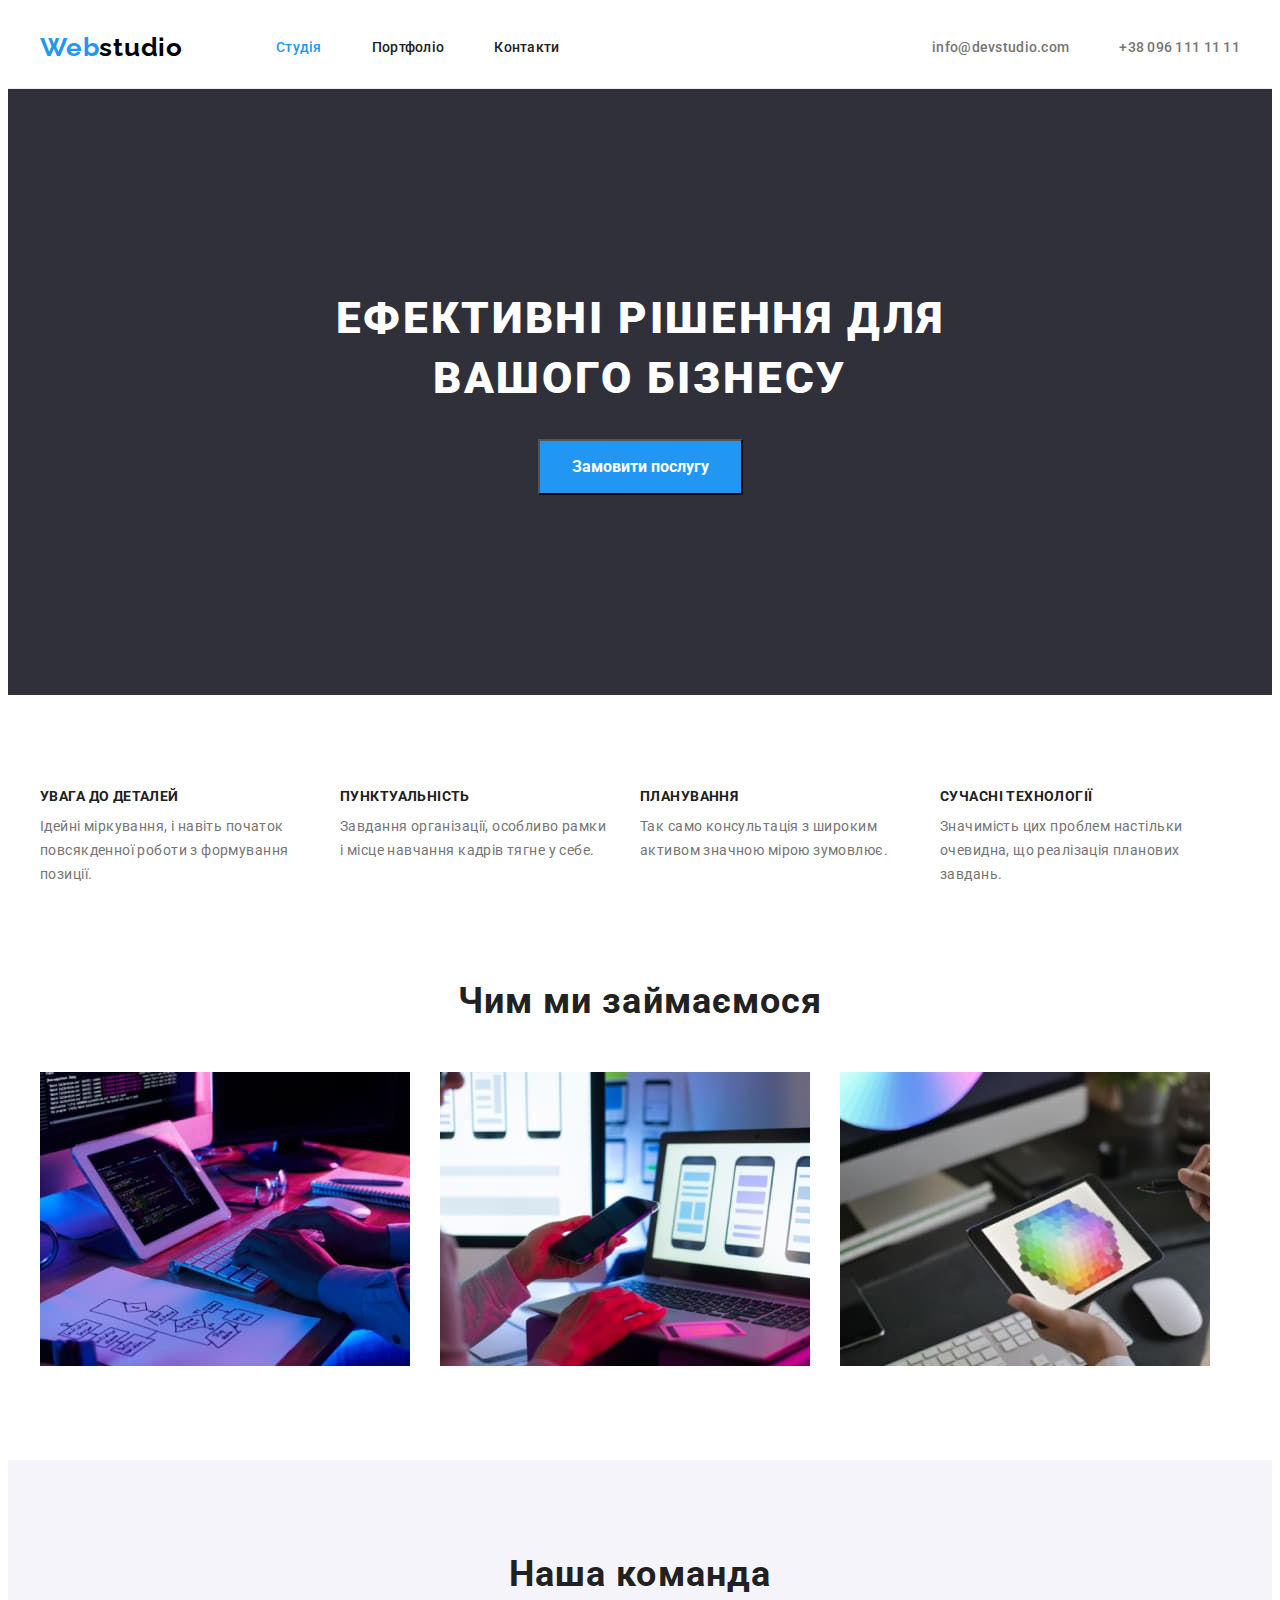
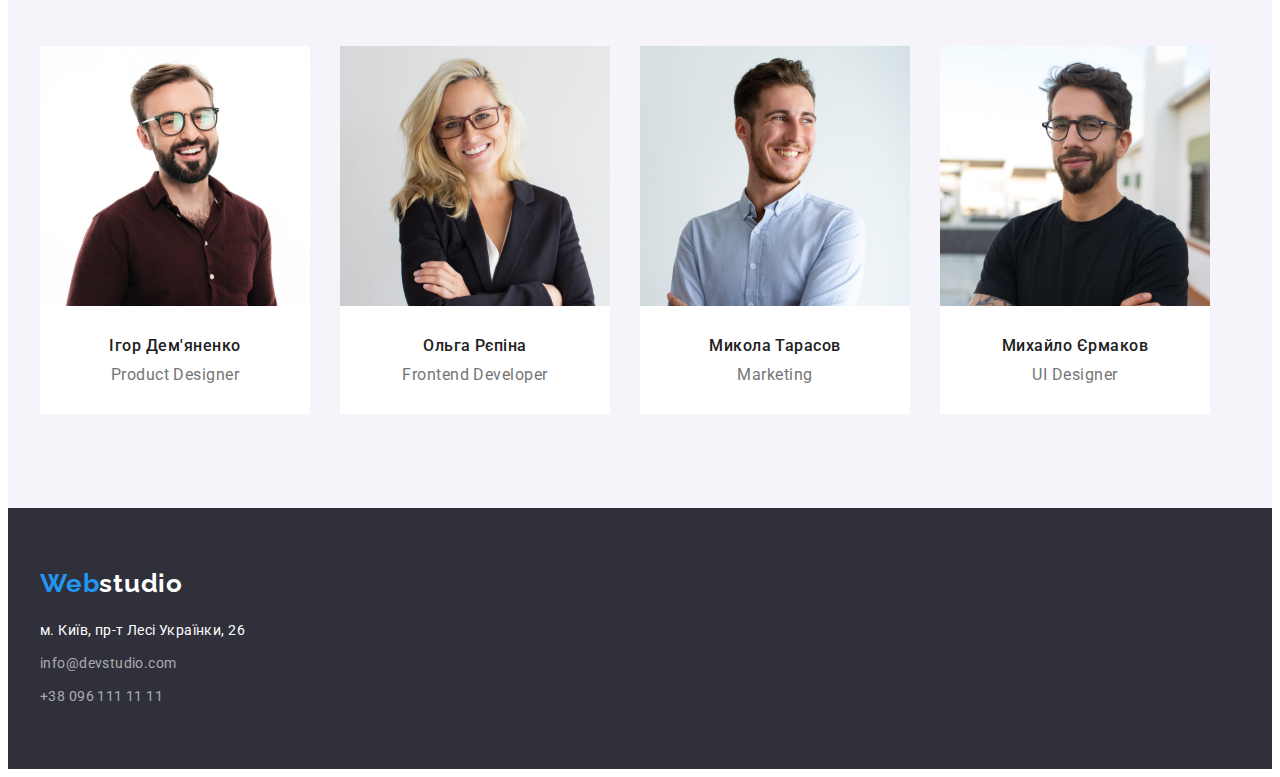
<file: index.html>
<!DOCTYPE html>
<html lang="uk">
  <head>
    <meta charset="UTF-8" />
    <meta http-equiv="X-UA-Compatible" content="IE=edge" />
    <meta name="viewport" content="width=device-width, initial-scale=1.0" />
    <title>Web studio</title>
    <link rel="preconnect" href="https://fonts.googleapis.com" />
    <link rel="preconnect" href="https://fonts.gstatic.com" crossorigin />
    <link
      href="https://fonts.googleapis.com/css2?family=Raleway:wght@700&family=Roboto:wght@400;500;700;900&display=swap"
      rel="stylesheet"
    />
    <link
      rel="stylesheet"
      href="https://cdnjs.cloudflare.com/ajax/libs/modern-normalize/1.1.0/modern-normalize.min.css"
      integrity="sha512-wpPYUAdjBVSE4KJnH1VR1HeZfpl1ub8YT/NKx4PuQ5NmX2tKuGu6U/JRp5y+Y8XG2tV+wKQpNHVUX03MfMFn9Q=="
      crossorigin="anonymous"
      referrerpolicy="no-referrer"
    />
    <link rel="stylesheet" href="./css/styles.css" />
  </head>
  <body>
    <!-- Header -->
    <header class="page-header">
      <div class="conteiner">
        <div class="header-items">
          <nav class="page-nav">
            <a href="./index.html" lang="en" class="logo"
              >Web<span class="nav-logo-corrector">studio</span></a
            >
            <ul class="list nav-list">
              <li><a href="./index.html" class="nav-item current">Студія</a></li>
              <li><a href="./portfolio.html" class="nav-item">Портфоліо</a></li>
              <li><a href="" class="nav-item">Контакти</a></li>
            </ul>
          </nav>
          <ul class="list contacts-list">
            <li>
              <a href="mailto:info@devstudio.com" class="header-contacts-item"
                >info@devstudio.com</a
              >
            </li>
            <li>
              <a href="tel:+380961111111" class="header-contacts-item">+38 096 111 11 11</a>
            </li>
          </ul>
        </div>
      </div>
    </header>
    <!-- main -->
    <main>
      <!-- hero section -->
      <section class="page-hero">
        <div class="conteiner">
          <h1 class="hero-title">Ефективні рішення для вашого бізнесу</h1>
          <button type="button" class="button">Замовити послугу</button>
        </div>
      </section>
      <!-- features section -->
      <section class="features">
        <div class="conteiner">
          <h2 class="visually-hidden">Наші особливості</h2>
          <ul class="list features-list">
            <li>
              <h3 class="features-list-title">увага до деталей</h3>
              <p class="feature-description">
                Ідейні міркування, і навіть початок повсякденної роботи з формування позиції.
              </p>
            </li>
            <li>
              <h3 class="features-list-title">пунктуальність</h3>
              <p class="feature-description">
                Завдання організації, особливо рамки і місце навчання кадрів тягне у себе.
              </p>
            </li>
            <li>
              <h3 class="features-list-title">планування</h3>
              <p class="feature-description">
                Так само консультація з широким активом значною мірою зумовлює.
              </p>
            </li>
            <li>
              <h3 class="features-list-title">сучасні технології</h3>
              <p class="feature-description">
                Значимість цих проблем настільки очевидна, що реалізація планових завдань.
              </p>
            </li>
          </ul>
        </div>
      </section>
      <!-- what we do section -->
      <section class="what-we-do-section">
        <div class="conteiner">
          <h2 class="what-we-do-title">Чим ми займаємося</h2>
          <ul class="list what-we-do-list">
            <li>
              <img
                src="./images/projects/project1.jpg"
                alt="руки на клавіатурі"
                width="370"
                height="294"
                class="project-image"
              />
            </li>
            <li>
              <img
                src="./images/projects/project2.jpg"
                alt="робота з ноутбуком та телефоном"
                width="370"
                height="294"
                class="project-image"
              />
            </li>
            <li>
              <img
                src="./images/projects/project3.jpg"
                alt="палітра на екрані планшету"
                width="370"
                height="294"
                class="project-image"
              />
            </li>
          </ul>
        </div>
      </section>
      <!-- team section -->
      <section class="team-section">
        <div class="conteiner">
          <h2 class="team-title">Наша команда</h2>
          <ul class="list team-list">
            <li class="member-card">
              <img
                src="./images/team-members/member1.jpg"
                alt="Ігор Дем'яненко"
                width="270"
                height="260"
                class="member-photo"
              />
              <h3 class="member-name">Ігор Дем'яненко</h3>
              <p lang="en" class="member-position">Product Designer</p>
            </li>
            <li class="member-card">
              <img
                src="./images/team-members/member2.jpg"
                alt="Ольга Рєпіна"
                width="270"
                height="260"
                class="member-photo"
              />
              <h3 class="member-name">Ольга Рєпіна</h3>
              <p lang="en" class="member-position">Frontend Developer</p>
            </li>
            <li class="member-card">
              <img
                src="./images/team-members/member3.jpg"
                alt="Микола Тарасов"
                width="270"
                height="260"
                class="member-photo"
              />
              <h3 class="member-name">Микола Тарасов</h3>
              <p lang="en" class="member-position">Marketing</p>
            </li>
            <li class="member-card">
              <img
                src="./images/team-members/member4.jpg"
                alt="Михайло Єрмаков"
                width="270"
                height="260"
                class="member-photo"
              />
              <h3 class="member-name">Михайло Єрмаков</h3>
              <p lang="en" class="member-position">UI Designer</p>
            </li>
          </ul>
        </div>
      </section>
    </main>
    <!-- footer -->
    <footer class="page-footer">
      <div class="conteiner">
        <a href="./index.html" lang="en" class="logo"
          >Web<span class="foo-logo-corrector">studio</span></a
        >
        <address class="studio-adress">
          <ul class="foo-nav list">
            <li>
              <a
                href="http://surl.li/pcxl"
                target="_blank"
                rel="noreferrer noopener nofollow"
                class="footer-adress"
                >м. Київ, пр-т Лесі Українки, 26</a
              >
            </li>
            <li>
              <a href="mailto:info@devstudio.com" class="footer-contacts-item"
                >info@devstudio.com</a
              >
            </li>
            <li><a href="tel:+380961111111" class="footer-contacts-item">+38 096 111 11 11</a></li>
          </ul>
        </address>
      </div>
    </footer>
  </body>
</html>
</file>
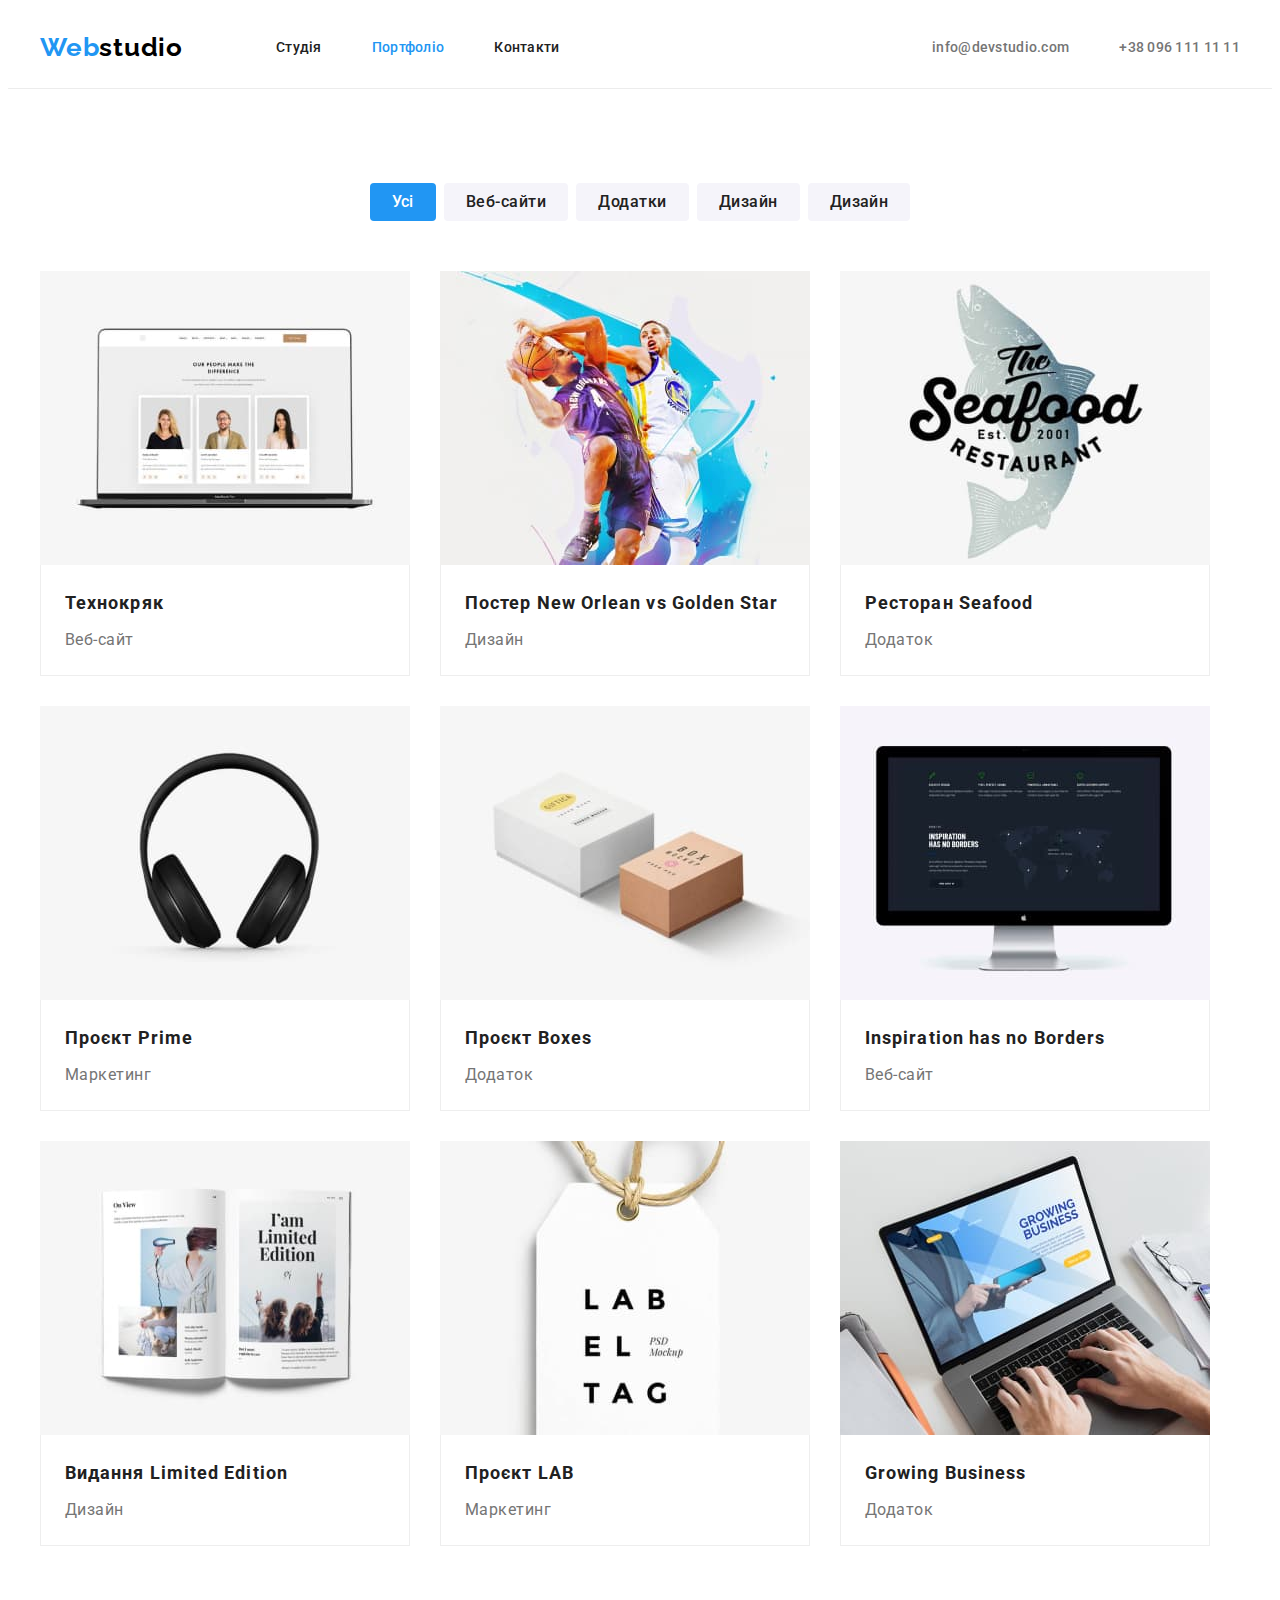
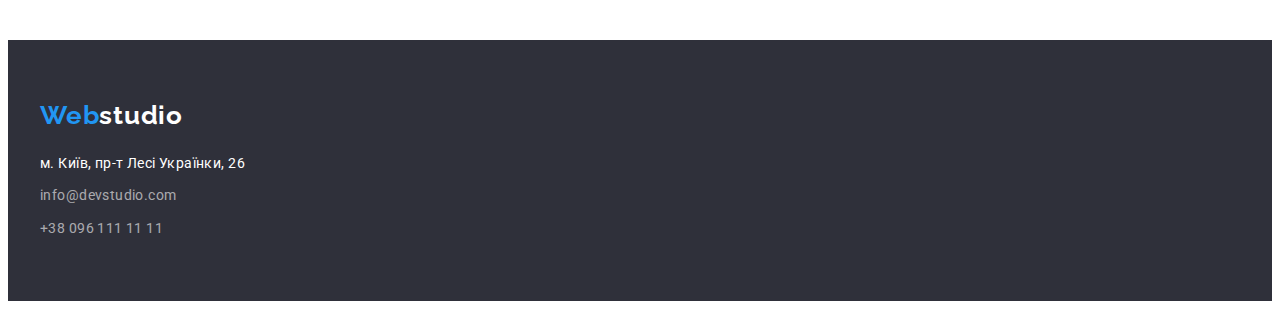
<file: portfolio.html>
<!DOCTYPE html>
<html lang="uk">
  <head>
    <meta charset="UTF-8" />
    <meta http-equiv="X-UA-Compatible" content="IE=edge" />
    <meta name="viewport" content="width=device-width, initial-scale=1.0" />
    <title>Web studio</title>
    <link
      href="https://fonts.googleapis.com/css2?family=Raleway:wght@700&family=Roboto:wght@400;500;700;900&display=swap"
      rel="stylesheet"
    />
    <link
      rel="stylesheet"
      href="https://cdnjs.cloudflare.com/ajax/libs/modern-normalize/1.1.0/modern-normalize.min.css"
      integrity="sha512-wpPYUAdjBVSE4KJnH1VR1HeZfpl1ub8YT/NKx4PuQ5NmX2tKuGu6U/JRp5y+Y8XG2tV+wKQpNHVUX03MfMFn9Q=="
      crossorigin="anonymous"
      referrerpolicy="no-referrer"
    />
    <link rel="stylesheet" href="./css/styles.css" />
  </head>
  <body>
    <!-- Header -->
    <header class="page-header">
      <div class="conteiner">
        <div class="header-items">
          <nav class="page-nav">
            <a href="./index.html" lang="en" class="logo"
              >Web<span class="nav-logo-corrector">studio</span></a
            >
            <ul class="list nav-list">
              <li><a href="./index.html" class="nav-item">Студія</a></li>
              <li><a href="./portfolio.html" class="nav-item current">Портфоліо</a></li>
              <li><a href="" class="nav-item">Контакти</a></li>
            </ul>
          </nav>
          <ul class="list contacts-list">
            <li>
              <a href="mailto:info@devstudio.com" class="header-contacts-item"
                >info@devstudio.com</a
              >
            </li>
            <li>
              <a href="tel:+380961111111" class="header-contacts-item">+38 096 111 11 11</a>
            </li>
          </ul>
        </div>
      </div>
    </header>
    <!-- main -->
    <main class="portfolio-page">
      <div class="conteiner">
        <h1 class="visually-hidden">Портфоліо</h1>
        <ul class="filter list">
          <li><button type="button" class="filter-item chosen">Усі</button></li>
          <li><button type="button" class="filter-item">Веб-сайти</button></li>
          <li><button type="button" class="filter-item">Додатки</button></li>
          <li><button type="button" class="filter-item">Дизайн</button></li>
          <li><button type="button" class="filter-item">Дизайн</button></li>
        </ul>
        <ul class="list portfolio-list">
          <li class="project-conteiner">
            <a href="">
              <img
                src="./images/portfolio-items/first-item.jpg"
                alt="Технокряк"
                width="370"
                height="294"
                class="project-image"
              />
              <div class="project-title">
                <h2 class="project-name">Технокряк</h2>
                <p class="project-type">Веб-сайт</p>
              </div>
            </a>
          </li>
          <li class="project-conteiner">
            <a href="">
              <img
                src="./images/portfolio-items/second-item.jpg"
                alt="Постер"
                width="370"
                height="294"
                class="project-image"
              />
              <div class="project-title">
                <h2 class="project-name">
                  Постер <span lang="en">New Orlean vs Golden Star</span>
                </h2>
                <p class="project-type">Дизайн</p>
              </div>
            </a>
          </li>
          <li class="project-conteiner">
            <a href="">
              <img
                src="./images/portfolio-items/third-item.jpg"
                alt="Ресторан Сіфуд"
                width="370"
                height="294"
                class="project-image"
              />
              <div class="project-title">
                <h2 class="project-name">Ресторан <span lang="en">Seafood</span></h2>
                <p class="project-type">Додаток</p>
              </div>
            </a>
          </li>
          <li class="project-conteiner">
            <a href="">
              <img
                src="./images/portfolio-items/fourth-item.jpg"
                alt="Проєкт прайм"
                width="370"
                height="294"
                class="project-image"
              />
              <div class="project-title">
                <h2 class="project-name">Проєкт <span lang="en">Prime</span></h2>
                <p class="project-type">Маркетинг</p>
              </div>
            </a>
          </li>
          <li class="project-conteiner">
            <a href="">
              <img
                src="./images/portfolio-items/fifth-item.jpg"
                alt="Проєкт Боксес"
                width="370"
                height="294"
                class="project-image"
              />
              <div class="project-title">
                <h2 class="project-name">Проєкт <span lang="en">Boxes</span></h2>
                <p class="project-type">Додаток</p>
              </div>
            </a>
          </li>
          <li class="project-conteiner">
            <a href="">
              <img
                src="./images/portfolio-items/sixth-item.jpg"
                alt="Натхнення без кордонів"
                width="370"
                height="294"
                class="project-image"
              />
              <div class="project-title">
                <h2 lang="en" class="project-name">Inspiration has no Borders</h2>
                <p class="project-type">Веб-сайт</p>
              </div>
            </a>
          </li>
          <li class="project-conteiner">
            <a href="">
              <img
                src="./images/portfolio-items/seventh-item.jpg"
                alt="Видання лімітед едішен"
                width="370"
                height="294"
                class="project-image"
              />
              <div class="project-title">
                <h2 class="project-name">Видання <span lang="en">Limited Edition</span></h2>
                <p class="project-type">Дизайн</p>
              </div>
            </a>
          </li>
          <li class="project-conteiner">
            <a href="">
              <img
                src="./images/portfolio-items/eighth-item.jpg"
                alt="Проєкт ЛАБ"
                width="370"
                height="294"
                class="project-image"
              />
              <div class="project-title">
                <h2 class="project-name">Проєкт <span lang="en">LAB</span></h2>
                <p class="project-type">Маркетинг</p>
              </div>
            </a>
          </li>
          <li class="project-conteiner">
            <a href="">
              <img
                src="./images/portfolio-items/ninth-item.jpg"
                alt="Зрощуємо бізнес"
                width="370"
                height="294"
                class="project-image"
              />
              <div class="project-title">
                <h2 lang="en" class="project-name">Growing Business</h2>
                <p class="project-type">Додаток</p>
              </div>
            </a>
          </li>
        </ul>
      </div>
    </main>
    <!-- footer -->
    <footer class="page-footer">
      <div class="conteiner">
        <a href="./index.html" lang="en" class="logo"
          >Web<span class="foo-logo-corrector">studio</span></a
        >
        <address class="studio-adress">
          <ul class="foo-nav list">
            <li>
              <a
                href="http://surl.li/pcxl"
                target="_blank"
                rel="noreferrer noopener nofollow"
                class="footer-adress"
                >м. Київ, пр-т Лесі Українки, 26</a
              >
            </li>
            <li>
              <a href="mailto:info@devstudio.com" class="footer-contacts-item"
                >info@devstudio.com</a
              >
            </li>
            <li><a href="tel:+380961111111" class="footer-contacts-item">+38 096 111 11 11</a></li>
          </ul>
        </address>
      </div>
    </footer>
  </body>
</html>
</file>
<file: css/styles.css>
/* variables */
:root {
  --title-text-color: #212121;
  --active-color: #2196f3;
  --text-color: #757575;
  --foo-contacts-color: rgba(255, 255, 255, 0.6);
  --white-text-color: #ffffff;
  --main-bc-color: #ffffff;
  --secondary-bc-color: #f5f4fa;
  --nav-logo-color: #000000;
  --filter-button-color: #f5f4fa;
  --foo-bc-color: #2f303a;
  --secondary-active-color: #188ce8;
}

/* zeroing styles */

body {
  background: var(--main-bc-color);
  font-family: 'Roboto', sans-serif;
  color: var(--text-color);
}
h1,
h2,
h3,
h4,
h5,
h6,
p {
  margin: 0;
  padding: 0;
}
button {
  font-family: inherit;
}
a {
  text-decoration: none;
}
.list {
  list-style: none;
  margin: 0;
  padding: 0;
}

.visually-hidden {
  position: absolute;
  white-space: nowrap;
  width: 1px;
  height: 1px;
  overflow: hidden;
  border: 0;
  padding: 0;
  clip: rect(0 0 0 0);
  clip-path: inset(50%);
  margin: -1px;
}

.conteiner {
  width: 1200px;
  margin: 0 auto;
  padding: 0px 15px;
}

/* header styles */

.page-header {
  border-bottom: 1px solid #ececec;
}

.header-items {
  display: flex;
  align-items: center;
  justify-content: space-between;
}

.page-nav {
  display: flex;
  align-items: center;
}

.nav-list {
  display: flex;
  margin-left: 93px;
}

.nav-list > li:not(:last-child) {
  margin-right: 50px;
}

.contacts-list {
  display: flex;
}

.contacts-list > li > a {
  display: inline-block;
  padding-top: 32px;
  padding-bottom: 32px;
}

.contacts-list > li:not(:last-child) {
  margin-right: 50px;
}

.logo {
  color: var(--active-color);
  font-family: 'Raleway', sans-serif;
  font-weight: 700;
  font-size: 26px;
  line-height: 1.2;
  letter-spacing: 0.03em;
}

.page-nav > .logo {
  padding-top: 24px;
  padding-bottom: 25px;
}

.nav-logo-corrector {
  color: var(--nav-logo-color);
}
.foo-logo-corrector {
  color: var(--white-text-color);
}

.nav-item {
  display: inline-block;
  color: var(--title-text-color);
  font-weight: 500;
  font-size: 14px;
  line-height: 1.14;
  letter-spacing: 0.02em;
  padding-top: 32px;
  padding-bottom: 32px;
}

.nav-item:hover,
.nav-item:focus,
.current,
.header-contacts-item:hover,
.header-contacts-item:focus {
  color: var(--active-color);
}

.header-contacts-item {
  color: var(--text-color);
  font-weight: 500;
  font-size: 14px;
  line-height: 1.14;
  letter-spacing: 0.02em;
}

/* hero styles */

.page-hero {
  background-color: var(--foo-bc-color);
  text-align: center;
  padding: 200px 0;
}

.hero-title {
  color: var(--white-text-color);
  font-weight: 900;
  font-size: 44px;
  line-height: 1.36;
  text-align: center;
  letter-spacing: 0.06em;
  text-transform: uppercase;
  max-width: 696px;
  margin: 0px auto 30px;
}

.button {
  color: var(--white-text-color);
  background: var(--active-color);
  font-weight: 700;
  font-size: 16px;
  line-height: 1.88;
  text-align: center;
  cursor: pointer;
  padding: 11px 32px;
  max-width: 216;
}

.button:focus,
.button:hover {
  background-color: var(--secondary-active-color);
}

/* features styles */

.features {
  padding-top: 94px;
  padding-bottom: 94px;
}

.features-list {
  display: flex;
  flex-wrap: wrap;
}

.features-list li {
  flex-basis: calc(100% / 4 - 30px);
}

.features-list li:not(:last-child) {
  margin-right: 30px;
}

.features-list-title {
  color: var(--title-text-color);
  font-size: 14px;
  line-height: 1.14;
  letter-spacing: 0.03em;
  text-transform: uppercase;
  margin-bottom: 10px;
}

.feature-description {
  font-size: 14px;
  line-height: 1.71;
  letter-spacing: 0.03em;
}

/* what we do & team styles */

.what-we-do-section {
  padding-bottom: 94px;
}

.what-we-do-list {
  display: flex;
  flex-wrap: wrap;
}

.what-we-do-list li {
  flex-basis: calc(100% / 3 - 30px);
}

.what-we-do-list li:not(:last-child) {
  margin-right: 30px;
}

.team-section {
  background-color: var(--secondary-bc-color);
  padding: 94px 0;
}

.team-list {
  display: flex;
  flex-wrap: wrap;
}

.team-list li:not(:last-child) {
  margin-right: 30px;
}

.what-we-do-title,
.team-title {
  color: var(--title-text-color);
  font-size: 36px;
  line-height: 1.16;
  text-align: center;
  letter-spacing: 0.03em;
  margin-bottom: 50px;
}

.project-image {
  display: block;
}

.member-card {
  background-color: var(--main-bc-color);
  padding-bottom: 30px;
  text-align: center;
  flex-basis: calc(100% / 4 - 30px);
}

.member-photo {
  display: block;
  margin-bottom: 30px;
}

.member-name {
  color: var(--title-text-color);
  font-weight: 500;
  font-size: 16px;
  line-height: 1.19;
  text-align: center;
  letter-spacing: 0.03em;
  margin-bottom: 10px;
}

.member-position {
  font-weight: 400;
  font-size: 16px;
  line-height: 1.19;
  text-align: center;
  letter-spacing: 0.03em;
}

/* footer styles */

.page-footer {
  background: var(--foo-bc-color);
  padding: 60px 0;
}

.page-footer .logo {
  display: inline-block;
  margin-bottom: 20px;
}

.foo-nav {
  font-weight: 400;
  font-size: 14px;
  line-height: 1.71;
  letter-spacing: 0.03em;
}

.foo-nav li:not(:last-child) {
  margin-bottom: 9px;
}

.footer-adress {
  color: var(--white-text-color);
}

.footer-contacts-item {
  color: var(--foo-contacts-color);
}

.footer-contacts-item:focus,
.footer-adress:focus,
.footer-adress:hover,
.footer-contacts-item:hover {
  color: var(--active-color);
}

.studio-adress {
  font-style: normal;
}

/* portfolio styles */

.portfolio-page {
  padding: 94px 0;
}

.filter {
  margin-bottom: 50px;
  display: flex;
  justify-content: center;
}

.filter-item {
  background: var(--filter-button-color);
  color: var(--title-text-color);
  font-weight: 500;
  font-size: 16px;
  line-height: 1.62;
  text-align: center;
  letter-spacing: 0.03em;
  cursor: pointer;
  padding: 6px 22px;
  border: none;
  border-radius: 4px;
}

.filter > li:not(:last-child) {
  margin-right: 8px;
}

.chosen,
.filter-item:hover,
.filter-item:focus {
  color: var(--white-text-color);
  background-color: var(--active-color);
}

.portfolio-list {
  display: flex;
  flex-wrap: wrap;
  gap: 30px;
}

.project-conteiner {
  flex-basis: calc(100% / 3 - 30px);
}

.project-title {
  border-left: 1px solid #eeeeee;
  border-right: 1px solid #eeeeee;
  border-bottom: 1px solid #eeeeee;
  padding: 20px 24px;
}

.project-name {
  color: var(--title-text-color);
  font-weight: 700;
  font-size: 18px;
  line-height: 2;
  letter-spacing: 0.06em;
  display: inline-block;
  margin-bottom: 4px;
}

.project-type {
  color: var(--text-color);
  font-size: 16px;
  line-height: 1.88;
  letter-spacing: 0.03em;
}
</file>
